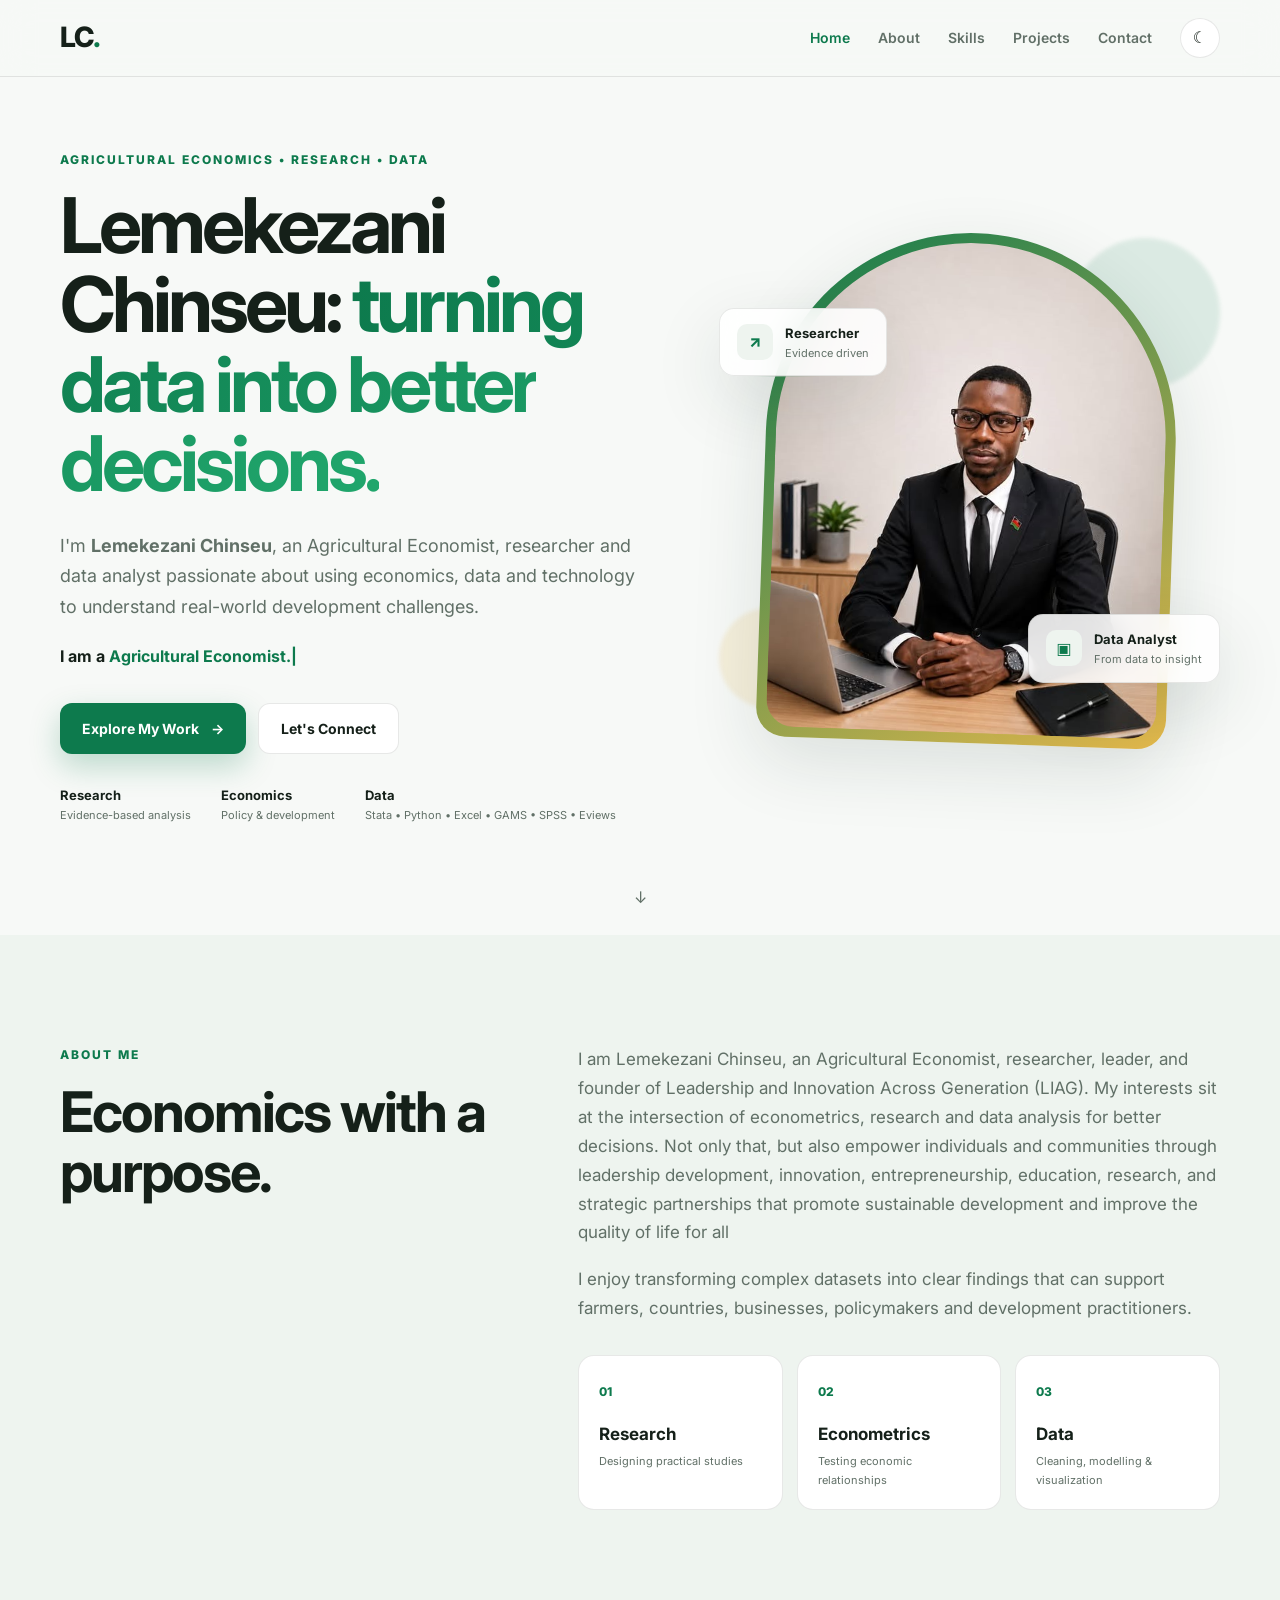
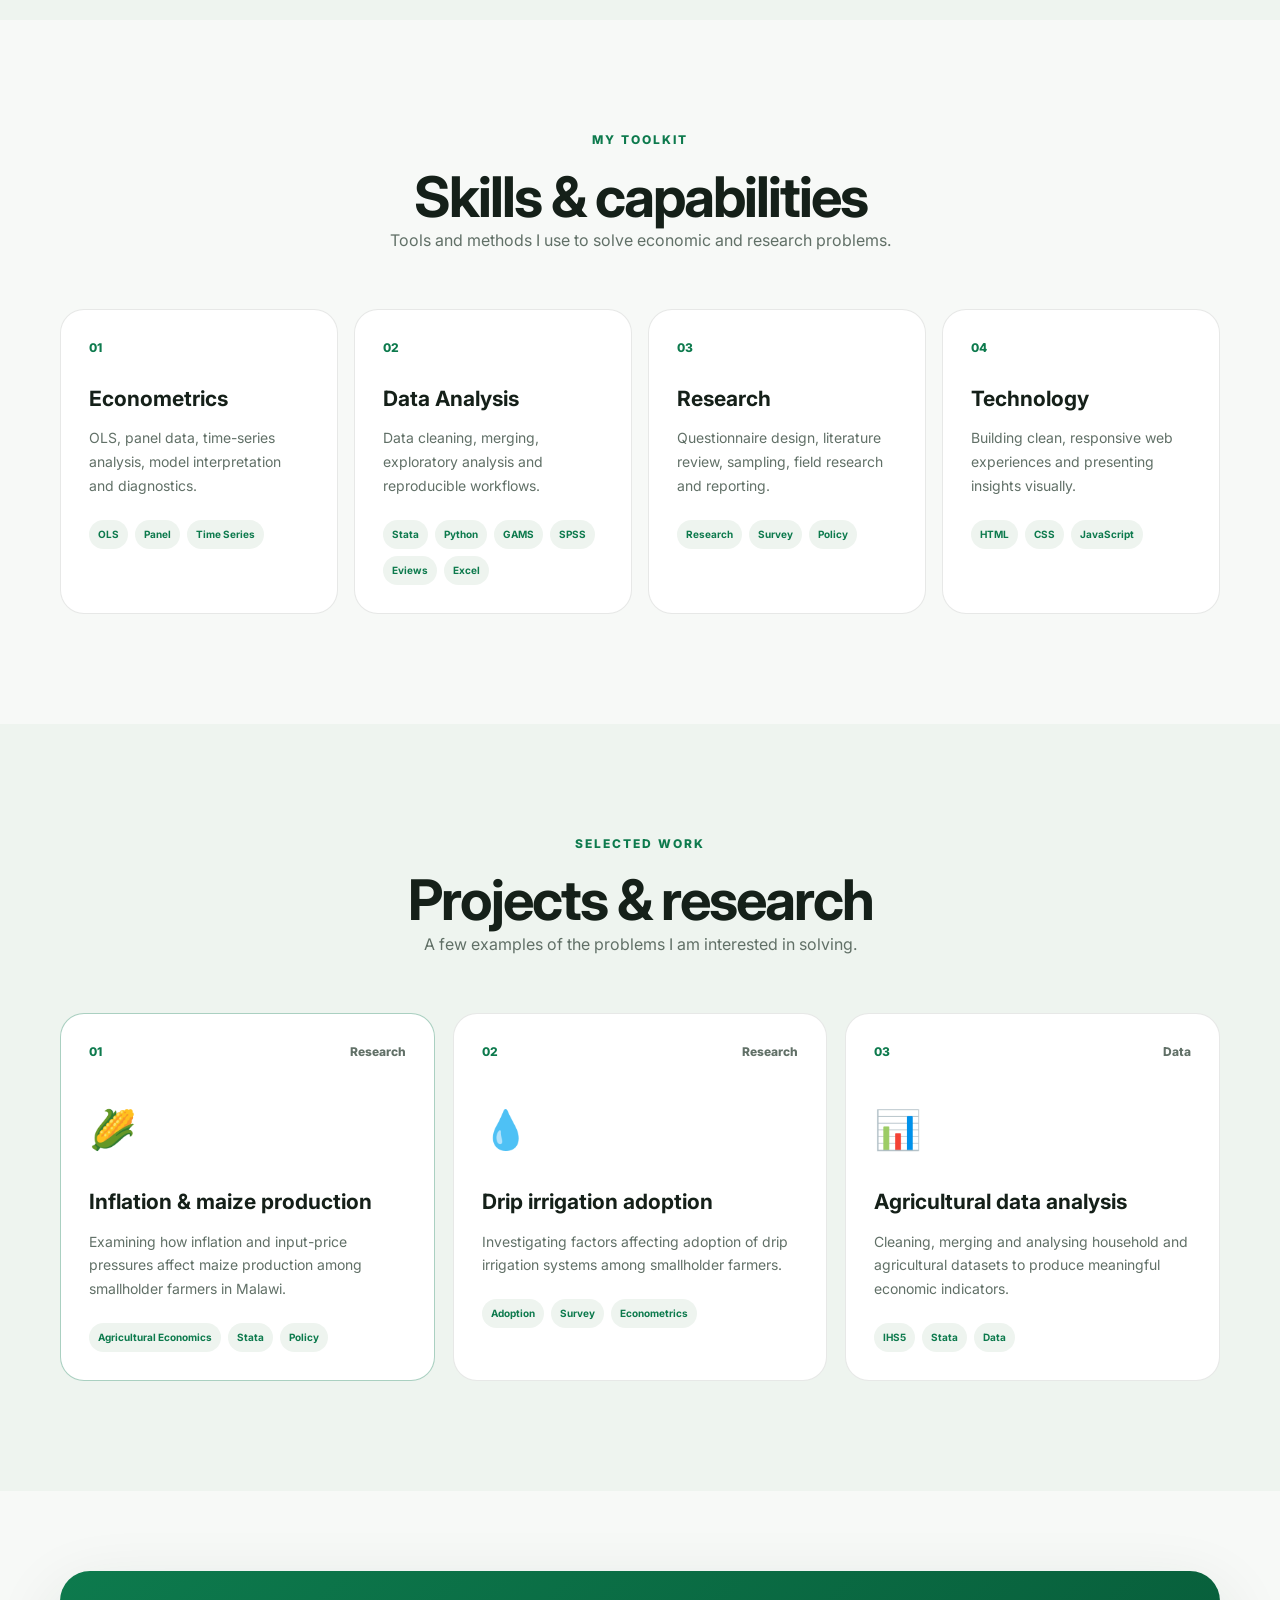
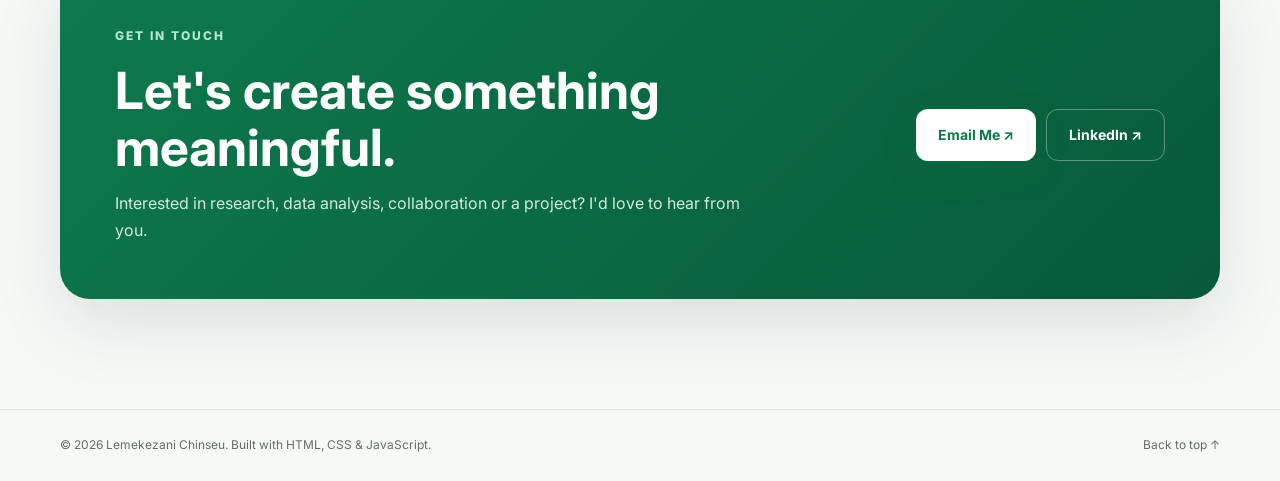
<file: index.html>
<!DOCTYPE html>
<html lang="en">
<head>
  <meta name="google-site-verification" content="google75473c32d4c24a38.html" />
  <meta charset="UTF-8">
  <meta name="viewport" content="width=device-width, initial-scale=1.0">

  <title>Lemekezani Chinseu | Agricultural Economist & Data Analyst in Malawi</title>

  <meta name="description" content="Lemekezani Chinseu is an Agricultural Economist, researcher and data analyst in Malawi specializing in agricultural economics, econometrics, Stata, Python, agricultural research and data analysis.">

  <meta name="author" content="Lemekezani Chinseu">
  <meta name="robots" content="index, follow, max-image-preview:large">
  <meta name="googlebot" content="index, follow">

  <link rel="canonical" href="https://lemekezanichinseu-prog.github.io/LemekezaniLiamChinseu.github.io/">

  <meta property="og:title" content="Lemekezani Chinseu | Agricultural Economist & Data Analyst">
  <meta property="og:description" content="Official portfolio of Lemekezani Chinseu, an Agricultural Economist, researcher and data analyst in Malawi.">
  <meta property="og:type" content="website">
  <meta property="og:url" content="https://lemekezanichinseu-prog.github.io/LemekezaniLiamChinseu.github.io/">
  <meta property="og:image" content="https://lemekezanichinseu-prog.github.io/LemekezaniLiamChinseu.github.io/images/profile.jpg">
  <meta property="og:image:alt" content="Professional portrait of Lemekezani Chinseu">

  <meta name="twitter:card" content="summary_large_image">
  <meta name="twitter:title" content="Lemekezani Chinseu | Agricultural Economist & Data Analyst">
  <meta name="twitter:description" content="Official portfolio of Lemekezani Chinseu, Agricultural Economist, researcher and data analyst in Malawi.">
  <meta name="twitter:image" content="https://lemekezanichinseu-prog.github.io/LemekezaniLiamChinseu.github.io/images/profile.jpg">

  <link rel="icon" href="images/profile.jpg">
  <link rel="preconnect" href="https://fonts.googleapis.com">
  <link rel="preconnect" href="https://fonts.gstatic.com" crossorigin>
  <link href="https://fonts.googleapis.com/css2?family=Inter:wght@400;500;600;700;800&family=Playfair+Display:wght@700&display=swap" rel="stylesheet">

  <link rel="stylesheet" href="style.css">

  <!-- Person structured data helps search engines understand who this website represents. -->
  <script type="application/ld+json">
  {
    "@context": "https://schema.org",
    "@type": "Person",
    "name": "Lemekezani Chinseu",
    "url": "https://lemekezanichinseu-prog.github.io/LemekezaniLiamChinseu.github.io/",
    "jobTitle": "Agricultural Economist & Data Analyst",
    "description": "Agricultural Economist, researcher and data analyst in Malawi specializing in agricultural economics, econometrics, agricultural research and data analysis.",
    "sameAs": [
      "https://www.linkedin.com/in/lemekezani-chinseu-4b755937b",
      "https://github.com/Lemekezanichinseu-prog"
    ],
    "knowsAbout": [
      "Agricultural Economics",
      "Econometrics",
      "Agricultural Research",
      "Data Analysis",
      "Stata",
      "Python",
      "GAMS",
      "SPSS",
      "EViews",
      "Excel"
    ]
  }
  </script>
</head>
<body>
  <div class="scroll-progress" id="scrollProgress"></div>

  <header class="site-header" id="top">
    <nav class="nav container">
      <a class="logo" href="#home">LC<span>.</span></a>

      <button class="menu-toggle" id="menuToggle" aria-label="Open menu" aria-expanded="false">
        <span></span><span></span><span></span>
      </button>

      <div class="nav-links" id="navLinks">
        <a class="active" href="#home">Home</a>
        <a href="#about">About</a>
        <a href="#skills">Skills</a>
        <a href="#projects">Projects</a>
        <a href="#contact">Contact</a>
        <button class="theme-toggle" id="themeToggle" aria-label="Toggle dark mode">☾</button>
      </div>
    </nav>
  </header>

  <main>
    <!-- HERO -->
    <section class="hero section" id="home">
      <div class="container hero-grid">
        <div class="hero-copy reveal">
          <p class="eyebrow">AGRICULTURAL ECONOMICS • RESEARCH • DATA</p>
          <h1>Lemekezani Chinseu: <span class="gradient-text">turning data into better decisions.</span></h1>
          <p class="hero-description">
            I'm <strong>Lemekezani Chinseu</strong>, an Agricultural Economist, researcher and data analyst
            passionate about using economics, data and technology to understand real-world
            development challenges.
          </p>

          <div class="typing-line">
            <span>I am a </span><span id="typedText"></span><span class="cursor">|</span>
          </div>

          <div class="hero-actions">
            <a class="btn btn-primary" href="#projects">Explore My Work <span>→</span></a>
            <a class="btn btn-secondary" href="#contact">Let's Connect</a>
          </div>

          <div class="social-proof">
            <div><strong>Research</strong><span>Evidence-based analysis</span></div>
            <div><strong>Economics</strong><span>Policy & development</span></div>
            <div><strong>Data</strong><span>Stata • Python • Excel • GAMS • SPSS • Eviews</span></div>
          </div>
        </div>

        <div class="hero-visual reveal">
          <div class="orb orb-one"></div>
          <div class="orb orb-two"></div>
          <div class="image-frame">
            <img src="images/profile.jpg" alt="Professional portrait of Lemekezani Chinseu">
          </div>
          <div class="floating-card card-top">
            <span class="card-icon">↗</span>
            <div><strong>Researcher</strong><small>Evidence driven</small></div>
          </div>
          <div class="floating-card card-bottom">
            <span class="card-icon">▣</span>
            <div><strong>Data Analyst</strong><small>From data to insight</small></div>
          </div>
        </div>
      </div>
      <a class="scroll-down" href="#about" aria-label="Scroll to About">↓</a>
    </section>

    <!-- ABOUT -->
    <section class="section section-soft" id="about">
      <div class="container two-col">
        <div class="section-heading reveal">
          <p class="eyebrow">ABOUT ME</p>
          <h2>Economics with a purpose.</h2>
        </div>
        <div class="about-copy reveal">
          <p>
            I am Lemekezani Chinseu, an Agricultural Economist, researcher, leader, and founder of Leadership and Innovation Across Generation (LIAG). My interests sit at the intersection of econometrics, research and data analysis for better decisions. Not only that, but also empower individuals and communities through leadership development, innovation, entrepreneurship, education, research, and strategic partnerships that promote sustainable development and improve the quality of life for all
          </p>
          <p>
            I enjoy transforming complex datasets into clear findings that can support
            farmers, countries, businesses, policymakers and development practitioners.
          </p>
          <div class="about-facts">
            <div><span>01</span><strong>Research</strong><small>Designing practical studies</small></div>
            <div><span>02</span><strong>Econometrics</strong><small>Testing economic relationships</small></div>
            <div><span>03</span><strong>Data</strong><small>Cleaning, modelling & visualization</small></div>
          </div>
        </div>
      </div>
    </section>

    <!-- SKILLS -->
    <section class="section" id="skills">
      <div class="container">
        <div class="section-heading centered reveal">
          <p class="eyebrow">MY TOOLKIT</p>
          <h2>Skills & capabilities</h2>
          <p>Tools and methods I use to solve economic and research problems.</p>
        </div>

        <div class="skills-grid">
          <article class="skill-card reveal">
            <div class="skill-number">01</div>
            <h3>Econometrics</h3>
            <p>OLS, panel data, time-series analysis, model interpretation and diagnostics.</p>
            <div class="tags"><span>OLS</span><span>Panel</span><span>Time Series</span></div>
          </article>
          <article class="skill-card reveal">
            <div class="skill-number">02</div>
            <h3>Data Analysis</h3>
            <p>Data cleaning, merging, exploratory analysis and reproducible workflows.</p>
            <div class="tags"><span>Stata</span><span>Python</span><span>GAMS</span><span>SPSS</span><span>Eviews</span><span>Excel</span></div>
          </article>
          <article class="skill-card reveal">
            <div class="skill-number">03</div>
            <h3>Research</h3>
            <p>Questionnaire design, literature review, sampling, field research and reporting.</p>
            <div class="tags"><span>Research</span><span>Survey</span><span>Policy</span></div>
          </article>
          <article class="skill-card reveal">
            <div class="skill-number">04</div>
            <h3>Technology</h3>
            <p>Building clean, responsive web experiences and presenting insights visually.</p>
            <div class="tags"><span>HTML</span><span>CSS</span><span>JavaScript</span></div>
          </article>
        </div>
      </div>
    </section>

    <!-- PROJECTS -->
    <section class="section section-soft" id="projects">
      <div class="container">
        <div class="section-heading centered reveal">
          <p class="eyebrow">SELECTED WORK</p>
          <h2>Projects & research</h2>
          <p>A few examples of the problems I am interested in solving.</p>
        </div>

        <div class="projects-grid">
          <article class="project-card featured reveal">
            <div class="project-top"><span>01</span><span>Research</span></div>
            <div class="project-icon">🌽</div>
            <h3>Inflation & maize production</h3>
            <p>
              Examining how inflation and input-price pressures affect maize production
              among smallholder farmers in Malawi.
            </p>
            <div class="project-tags"><span>Agricultural Economics</span><span>Stata</span><span>Policy</span></div>
          </article>

          <article class="project-card reveal">
            <div class="project-top"><span>02</span><span>Research</span></div>
            <div class="project-icon">💧</div>
            <h3>Drip irrigation adoption</h3>
            <p>
              Investigating factors affecting adoption of drip irrigation systems among
              smallholder farmers.
            </p>
            <div class="project-tags"><span>Adoption</span><span>Survey</span><span>Econometrics</span></div>
          </article>

          <article class="project-card reveal">
            <div class="project-top"><span>03</span><span>Data</span></div>
            <div class="project-icon">📊</div>
            <h3>Agricultural data analysis</h3>
            <p>
              Cleaning, merging and analysing household and agricultural datasets to
              produce meaningful economic indicators.
            </p>
            <div class="project-tags"><span>IHS5</span><span>Stata</span><span>Data</span></div>
          </article>
        </div>
      </div>
    </section>

    <!-- CONTACT -->
    <section class="section contact-section" id="contact">
      <div class="container contact-box reveal">
        <div>
          <p class="eyebrow">GET IN TOUCH</p>
          <h2>Let's create something meaningful.</h2>
          <p>Interested in research, data analysis, collaboration or a project? I'd love to hear from you.</p>
        </div>
        <div class="contact-actions">
          <a class="btn btn-primary" href="https://mail.google.com/mail/?view=cm&fs=1&to=lemychinseu@gmail.com">Email Me ↗</a>
          <a class="btn btn-secondary" href="https://www.linkedin.com/in/lemekezani-chinseu-4b755937b" target="_blank" rel="noopener">LinkedIn ↗</a>
        </div>
      </div>
    </section>
  </main>

  <footer class="footer">
    <div class="container footer-inner">
      <p>© <span id="year"></span> Lemekezani Chinseu. Built with HTML, CSS & JavaScript.</p>
      <a href="#top">Back to top ↑</a>
    </div>
  </footer>

  <script src="script.js"></script>
</body>
</html>
</file>
<file: style.css>
:root {
  --bg: #f7f9f7;
  --surface: #ffffff;
  --surface-2: #eef4ef;
  --text: #152019;
  --muted: #617067;
  --primary: #0d7a4d;
  --primary-dark: #075a38;
  --accent: #e5b94c;
  --border: rgba(21, 32, 25, .10);
  --shadow: 0 24px 70px rgba(24, 53, 39, .12);
  --radius: 24px;
  --container: 1160px;
}

[data-theme="dark"] {
  --bg: #0b110e;
  --surface: #111a15;
  --surface-2: #152219;
  --text: #edf7ef;
  --muted: #9eb0a4;
  --border: rgba(255,255,255,.10);
  --shadow: 0 24px 70px rgba(0,0,0,.35);
}

* { box-sizing: border-box; margin: 0; padding: 0; }
html { scroll-behavior: smooth; }
body {
  font-family: Inter, system-ui, sans-serif;
  background: var(--bg);
  color: var(--text);
  line-height: 1.7;
  transition: background .3s, color .3s;
}
a { color: inherit; text-decoration: none; }
button { font: inherit; }
.container { width: min(var(--container), calc(100% - 40px)); margin-inline: auto; }
.section { padding: 110px 0; position: relative; overflow: hidden; }
.section-soft { background: var(--surface-2); }
.scroll-progress {
  position: fixed; z-index: 1000; top: 0; left: 0; height: 3px; width: 0;
  background: linear-gradient(90deg, var(--primary), var(--accent));
}

.site-header {
  position: fixed; top: 0; width: 100%; z-index: 100;
  backdrop-filter: blur(16px);
  background: color-mix(in srgb, var(--bg) 78%, transparent);
  border-bottom: 1px solid var(--border);
}
.nav { min-height: 76px; display: flex; align-items: center; justify-content: space-between; }
.logo { font-size: 28px; font-weight: 800; letter-spacing: -1px; }
.logo span { color: var(--primary); }
.nav-links { display: flex; align-items: center; gap: 28px; }
.nav-links a { font-size: 14px; font-weight: 600; color: var(--muted); transition: color .2s; }
.nav-links a:hover, .nav-links a.active { color: var(--primary); }
.theme-toggle {
  border: 1px solid var(--border); background: var(--surface); color: var(--text);
  width: 40px; height: 40px; border-radius: 50%; cursor: pointer;
}
.menu-toggle { display: none; border: 0; background: transparent; cursor: pointer; }
.menu-toggle span { display: block; width: 24px; height: 2px; background: var(--text); margin: 5px; }

.hero { min-height: 100vh; padding-top: 150px; display: flex; align-items: center; }
.hero-grid { display: grid; grid-template-columns: 1.08fr .92fr; gap: 70px; align-items: center; }
.eyebrow { color: var(--primary); font-size: 12px; letter-spacing: 2px; font-weight: 800; margin-bottom: 16px; }
.hero h1 {
  font-size: clamp(48px, 6vw, 82px);
  line-height: 1.03; letter-spacing: -4px; max-width: 750px;
}
.gradient-text {
  background: linear-gradient(100deg, var(--primary), #20a66c);
  -webkit-background-clip: text; background-clip: text; color: transparent;
}
.hero-description { color: var(--muted); font-size: 18px; max-width: 650px; margin: 28px 0 20px; }
.typing-line { font-weight: 700; color: var(--text); min-height: 30px; }
#typedText { color: var(--primary); }
.cursor { animation: blink .8s infinite; color: var(--primary); }
@keyframes blink { 50% { opacity: 0; } }

.hero-actions { display: flex; gap: 12px; flex-wrap: wrap; margin: 30px 0; }
.btn {
  display: inline-flex; align-items: center; justify-content: center; gap: 12px;
  padding: 13px 22px; border-radius: 12px; font-weight: 700; font-size: 14px;
  transition: transform .2s, box-shadow .2s, background .2s;
}
.btn:hover { transform: translateY(-3px); }
.btn-primary { color: white; background: var(--primary); box-shadow: 0 12px 30px rgba(13,122,77,.25); }
.btn-primary:hover { background: var(--primary-dark); }
.btn-secondary { background: var(--surface); border: 1px solid var(--border); }

.social-proof { display: flex; gap: 30px; margin-top: 30px; }
.social-proof div { display: grid; }
.social-proof strong { font-size: 13px; }
.social-proof span { font-size: 11px; color: var(--muted); }

.hero-visual { min-height: 560px; position: relative; display: grid; place-items: center; }
.image-frame {
  width: min(410px, 75vw); height: 510px; border-radius: 210px 210px 30px 30px;
  padding: 10px; background: linear-gradient(145deg, var(--primary), var(--accent));
  box-shadow: var(--shadow); transform: rotate(2deg);
  animation: float 6s ease-in-out infinite;
}
.image-frame img { width: 100%; height: 100%; object-fit: cover; border-radius: inherit; display: block; }
@keyframes float { 50% { transform: rotate(-2deg) translateY(-10px); } }

.orb { position: absolute; border-radius: 50%; filter: blur(2px); opacity: .65; }
.orb-one { width: 150px; height: 150px; background: rgba(13,122,77,.18); top: 30px; right: 0; }
.orb-two { width: 100px; height: 100px; background: rgba(229,185,76,.25); bottom: 60px; left: 0; }

.floating-card {
  position: absolute; display: flex; gap: 12px; align-items: center;
  background: color-mix(in srgb, var(--surface) 88%, transparent);
  border: 1px solid var(--border); backdrop-filter: blur(14px);
  padding: 13px 17px; border-radius: 15px; box-shadow: var(--shadow);
}
.floating-card strong, .floating-card small { display: block; }
.floating-card strong { font-size: 13px; }
.floating-card small { color: var(--muted); font-size: 11px; }
.card-icon { width: 36px; height: 36px; display: grid; place-items: center; border-radius: 10px; background: var(--surface-2); color: var(--primary); font-weight: 800; }
.card-top { top: 100px; left: 0; }
.card-bottom { bottom: 85px; right: 0; }

.scroll-down {
  position: absolute; bottom: 24px; left: 50%; transform: translateX(-50%);
  color: var(--muted); animation: bounce 1.8s infinite;
}
@keyframes bounce { 50% { transform: translate(-50%, 8px); } }

.two-col { display: grid; grid-template-columns: .8fr 1.2fr; gap: 90px; }
.section-heading h2 { font-size: clamp(36px, 5vw, 56px); line-height: 1.08; letter-spacing: -2px; }
.section-heading p:not(.eyebrow), .about-copy p { color: var(--muted); }
.centered { text-align: center; max-width: 680px; margin: 0 auto 55px; }
.about-copy { font-size: 17px; }
.about-copy p + p { margin-top: 18px; }
.about-facts { display: grid; grid-template-columns: repeat(3, 1fr); gap: 14px; margin-top: 32px; }
.about-facts div { border: 1px solid var(--border); background: var(--surface); padding: 20px; border-radius: 16px; }
.about-facts span { color: var(--primary); font-size: 12px; font-weight: 800; }
.about-facts strong, .about-facts small { display: block; }
.about-facts strong { margin-top: 15px; }
.about-facts small { color: var(--muted); font-size: 11px; margin-top: 3px; }

.skills-grid { display: grid; grid-template-columns: repeat(4, 1fr); gap: 16px; }
.skill-card, .project-card {
  background: var(--surface); border: 1px solid var(--border); border-radius: var(--radius);
  padding: 28px; transition: transform .25s, box-shadow .25s;
}
.skill-card:hover, .project-card:hover { transform: translateY(-8px); box-shadow: var(--shadow); }
.skill-number, .project-top { color: var(--primary); font-size: 12px; font-weight: 800; }
.skill-card h3, .project-card h3 { font-size: 21px; margin: 22px 0 10px; }
.skill-card p, .project-card p { color: var(--muted); font-size: 14px; }
.tags, .project-tags { display: flex; gap: 7px; flex-wrap: wrap; margin-top: 22px; }
.tags span, .project-tags span {
  background: var(--surface-2); color: var(--primary); border-radius: 30px; padding: 6px 9px; font-size: 10px; font-weight: 700;
}

.projects-grid { display: grid; grid-template-columns: repeat(3, 1fr); gap: 18px; }
.project-top { display: flex; justify-content: space-between; }
.project-top span:last-child { color: var(--muted); }
.project-icon { font-size: 38px; margin-top: 35px; }
.project-card.featured { border-color: rgba(13,122,77,.35); }

.contact-section { padding-top: 80px; }
.contact-box {
  display: flex; align-items: center; justify-content: space-between; gap: 30px;
  padding: 55px; border-radius: 30px; background: linear-gradient(135deg, #0d7a4d, #075a38); color: white;
  box-shadow: var(--shadow);
}
.contact-box .eyebrow { color: #b9e7ce; }
.contact-box h2 { font-size: clamp(34px, 4vw, 52px); line-height: 1.1; }
.contact-box p:not(.eyebrow) { color: #d5ebde; margin-top: 15px; max-width: 650px; }
.contact-actions { display: flex; gap: 10px; flex-shrink: 0; }
.contact-box .btn-primary { background: white; color: var(--primary); }
.contact-box .btn-secondary { background: transparent; border-color: rgba(255,255,255,.35); color: white; }

.footer { border-top: 1px solid var(--border); padding: 25px 0; color: var(--muted); font-size: 12px; }
.footer-inner { display: flex; justify-content: space-between; gap: 20px; }

.reveal { opacity: 0; transform: translateY(25px); transition: opacity .7s ease, transform .7s ease; }
.reveal.visible { opacity: 1; transform: translateY(0); }

@media (max-width: 900px) {
  .hero-grid, .two-col { grid-template-columns: 1fr; }
  .hero { padding-top: 125px; }
  .hero-visual { min-height: 530px; }
  .skills-grid { grid-template-columns: repeat(2, 1fr); }
  .projects-grid { grid-template-columns: 1fr; }
  .contact-box { flex-direction: column; align-items: flex-start; }
}

@media (max-width: 680px) {
  .container { width: min(100% - 28px, var(--container)); }
  .section { padding: 80px 0; }
  .hero h1 { letter-spacing: -2px; }
  .nav-links {
    position: absolute; top: 76px; left: 14px; right: 14px; display: none;
    flex-direction: column; align-items: stretch; gap: 0; padding: 10px;
    background: var(--surface); border: 1px solid var(--border); border-radius: 16px; box-shadow: var(--shadow);
  }
  .nav-links.open { display: flex; }
  .nav-links a { padding: 12px; }
  .theme-toggle { align-self: flex-start; margin: 8px 12px; }
  .menu-toggle { display: block; }
  .social-proof { gap: 12px; flex-wrap: wrap; }
  .hero-visual { min-height: 480px; }
  .image-frame { width: min(330px, 78vw); height: 420px; }
  .card-top { left: -4px; top: 60px; }
  .card-bottom { right: -4px; bottom: 55px; }
  .about-facts { grid-template-columns: 1fr; }
  .skills-grid { grid-template-columns: 1fr; }
  .contact-box { padding: 35px 25px; }
  .contact-actions { flex-wrap: wrap; }
  .footer-inner { flex-direction: column; }
}
</file>
